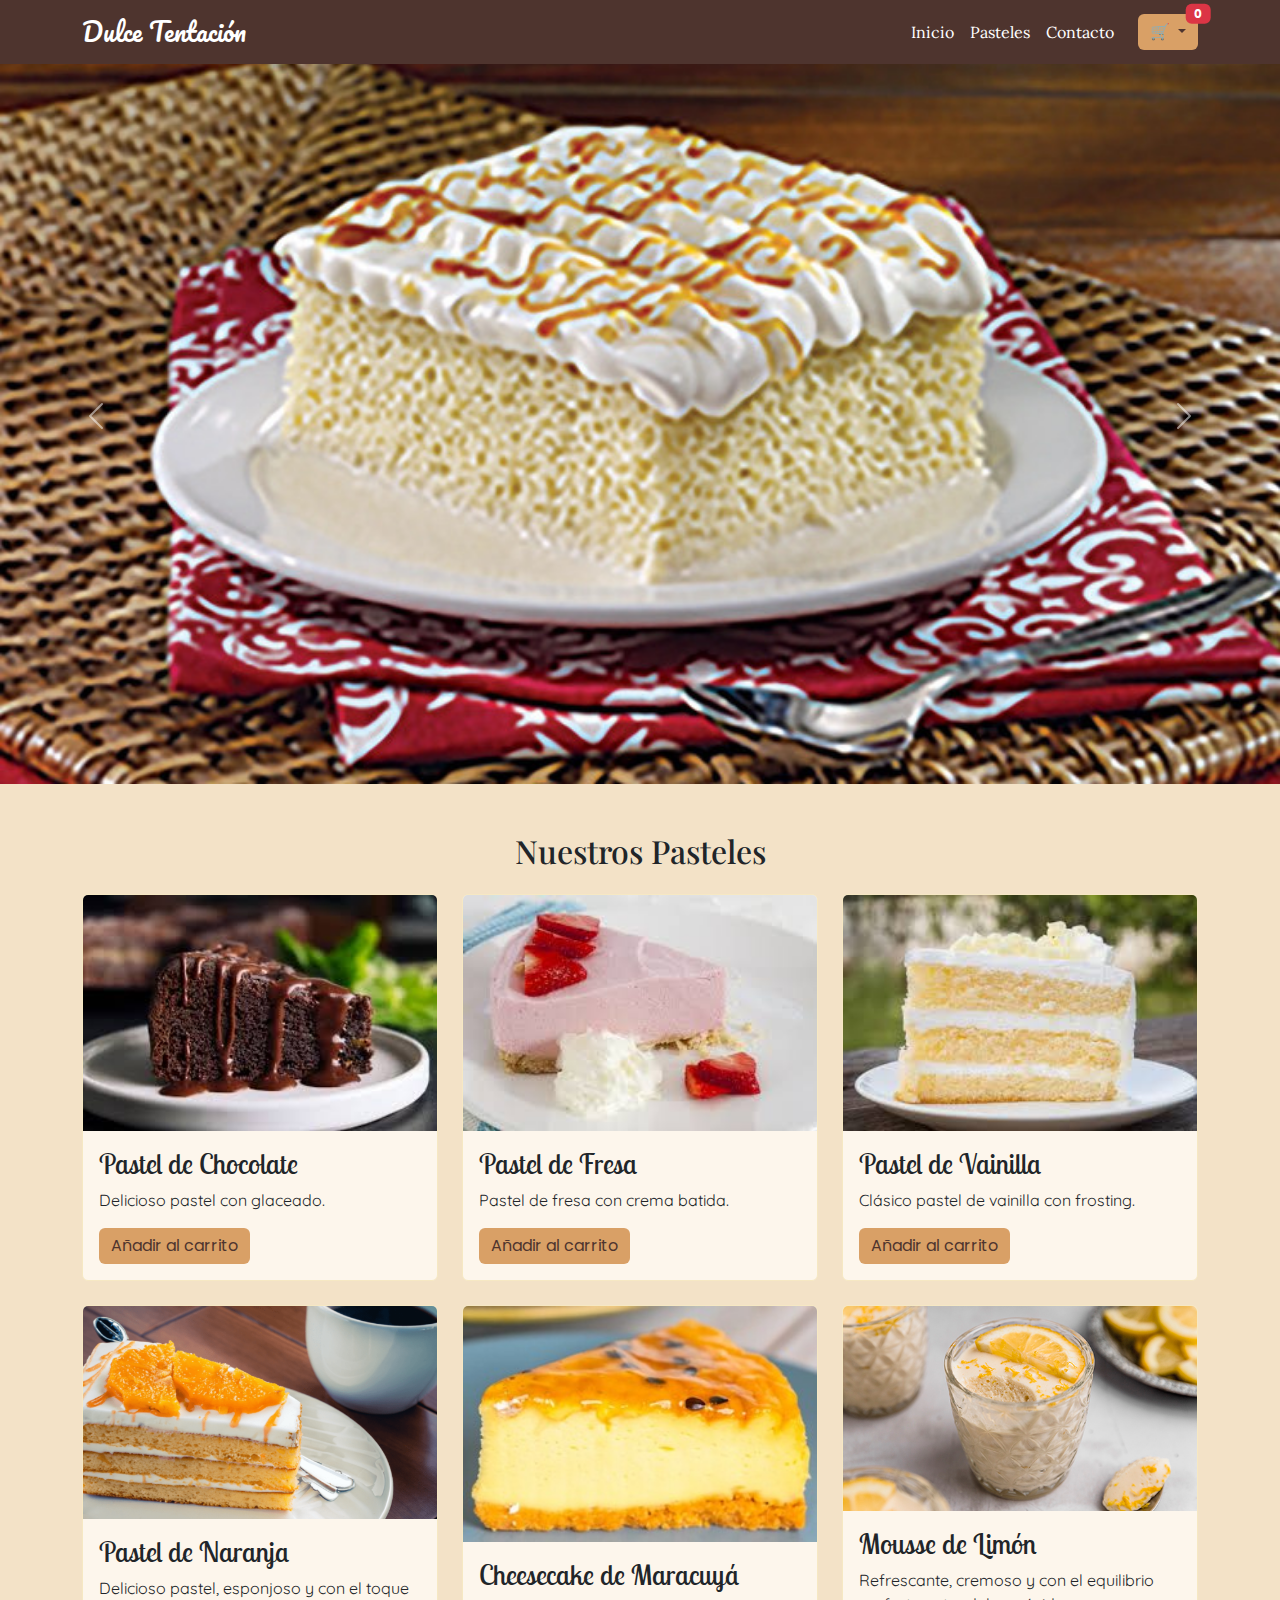
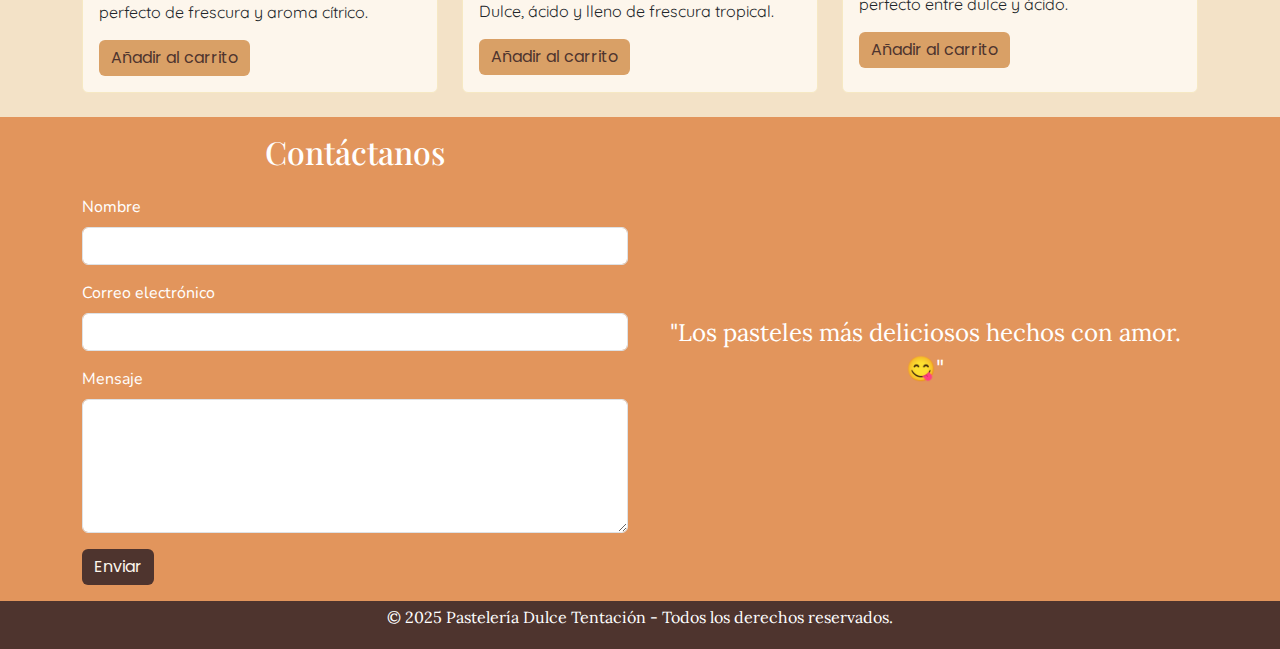
<file: index.html>
<!DOCTYPE html>
<html lang="es">
<head>
    <meta charset="UTF-8">
    <meta name="viewport" content="width=device-width, initial-scale=1.0">
    <title>Pastelería Dulce Tentación</title>
    <link rel="preconnect" href="https://fonts.googleapis.com">
    <link rel="preconnect" href="https://fonts.gstatic.com" crossorigin>
    <link href="https://fonts.googleapis.com/css2?family=Pacifico&display=swap" rel="stylesheet">
    <link href="https://fonts.googleapis.com/css2?family=Lora:ital,wght@0,400..700;1,400..700&display=swap" rel="stylesheet">
    <link href="https://fonts.googleapis.com/css2?family=Playfair+Display:ital,wght@0,400..900;1,400..900&display=swap" rel="stylesheet">
    <link href="https://fonts.googleapis.com/css2?family=Poppins:ital,wght@0,100;0,200;0,300;0,400;0,500;0,600;0,700;0,800;0,900;1,100;1,200;1,300;1,400;1,500;1,600;1,700;1,800;1,900&display=swap" rel="stylesheet">
    <link href="https://fonts.googleapis.com/css2?family=Lobster+Two:ital,wght@0,400;0,700;1,400;1,700&display=swap" rel="stylesheet">
    <link href="https://fonts.googleapis.com/css2?family=Quicksand:wght@300..700&display=swap" rel="stylesheet">
    <link href="https://fonts.googleapis.com/css2?family=Nunito:ital,wght@0,200..1000;1,200..1000&display=swap" rel="stylesheet">
    <link href="https://cdn.jsdelivr.net/npm/bootstrap@5.3.3/dist/css/bootstrap.min.css" rel="stylesheet" integrity="sha384-QWTKZyjpPEjISv5WaRU9OFeRpok6YctnYmDr5pNlyT2bRjXh0JMhjY6hW+ALEwIH" crossorigin="anonymous">
    <link rel="stylesheet" href="styles.css">
</head>
<body>
    <header>
        <nav class="navbar navbar-expand-lg fixed-top">
            <div class="container">
                <a class="navbar-brand text-white logo" href="#">Dulce Tentación</a>
                <button class="navbar-toggler" type="button" data-bs-toggle="collapse" data-bs-target="#navbarNav" aria-controls="navbarNav" aria-expanded="false" aria-label="Toggle navigation">
                    <span class="navbar-toggler-icon"></span>
                </button>
                <div class="collapse navbar-collapse" id="navbarNav">
                    <ul class="navbar-nav ms-auto">
                        <li class="nav-item">
                            <a class="nav-link text-white" href="#carouselExample">Inicio</a>
                        </li>
                        <li class="nav-item">
                            <a class="nav-link text-white" href="#nuestros-pasteles">Pasteles</a>
                        </li>
                        <li class="nav-item">
                            <a class="nav-link text-white" href="#contacto">Contacto</a>
                        </li>
                    </ul>
                    <!-- Carrito de compras con Bootstrap Dropdown -->
                    <div class="dropdown ms-3">
                        <button class="btn btn-cart dropdown-toggle position-relative" id="cartDropdown" data-bs-toggle="dropdown" aria-expanded="false">
                            🛒
                            <span id="cart-count" class="position-absolute top-0 start-100 translate-middle badge bg-danger">0</span>
                        </button>
                        <ul class="dropdown-menu dropdown-menu-end" aria-labelledby="cartDropdown" id="cart-dropdown">
                            <li><h5 class="dropdown-header">Carrito de Compras</h5></li>
                            <li><hr class="dropdown-divider"></li>
                            <li>
                                <ul id="cart-items" class="list-unstyled px-3"></ul>
                            </li>
                            <li><hr class="dropdown-divider"></li>
                            <li>
                                <button id="clear-cart" class="btn btn-form w-100">Vaciar Carrito</button>
                            </li>
                        </ul>
                    </div>
                </div>
            </div>
        </nav>
    </header>

    <section id="carouselExample" class="my-5">
        <div id="carouselExampleControls" class="carousel slide" data-bs-ride="carousel">
            <div class="carousel-inner">
                <div class="carousel-item active">
                    <img src="Img/3leches.jpg" class="d-block w-100" alt="Pastel de 3 Leches">
                </div>
                <div class="carousel-item">
                    <img src="Img/pie-limon.jpg" class="d-block w-100" alt="Pie de Limón">
                </div>
                <div class="carousel-item">
                    <img src="Img/pastel-oreo.jpg" class="d-block w-100" alt="Pastel de Oreo">
                </div>
            </div>
            <button class="carousel-control-prev" type="button" data-bs-target="#carouselExampleControls" data-bs-slide="prev">
                <span class="carousel-control-prev-icon" aria-hidden="true"></span>
                <span class="visually-hidden">Anterior</span>
            </button>
            <button class="carousel-control-next" type="button" data-bs-target="#carouselExampleControls" data-bs-slide="next">
                <span class="carousel-control-next-icon" aria-hidden="true"></span>
                <span class="visually-hidden">Siguiente</span>
            </button>
        </div>
    </section>

    <section id="nuestros-pasteles" class="container">
        <h2 class="text-center mb-4">Nuestros Pasteles</h2>
        <div class="row">
            <div class="col-md-4 mb-4">
                <div class="card h-100">
                    <img src="Img/pastel-chocolate.jpg" class="card-img-top" alt="Pastel de Chocolate">
                    <div class="card-body">
                        <h3 class="card-title">Pastel de Chocolate</h3>
                        <p class="card-text">Delicioso pastel con glaceado.</p>
                        <button class="btn btn-cart add-to-cart">Añadir al carrito</button>
                    </div>
                </div>
            </div>
            <div class="col-md-4 mb-4">
                <div class="card h-100">
                    <img src="Img/pastel-fresa.jpg" class="card-img-top" alt="Pastel de Fresa">
                    <div class="card-body">
                        <h3 class="card-title">Pastel de Fresa</h3>
                        <p class="card-text">Pastel de fresa con crema batida.</p>
                        <button class="btn btn-cart add-to-cart">Añadir al carrito</button>
                    </div>
                </div>
            </div>
            <div class="col-md-4 mb-4">
                <div class="card h-100">
                    <img src="Img/pastel-vainilla.jpg" class="card-img-top" alt="Pastel de Vainilla">
                    <div class="card-body">
                        <h3 class="card-title">Pastel de Vainilla</h3>
                        <p class="card-text">Clásico pastel de vainilla con frosting.</p>
                        <button class="btn btn-cart add-to-cart">Añadir al carrito</button>
                    </div>
                </div>
            </div>
        </div>
        <div class="row">
            <div class="col-md-4 mb-4">
                <div class="card h-100">
                    <img src="Img/pastel-naranja.jpg" class="card-img-top" alt="Pastel de Naranja">
                    <div class="card-body">
                        <h3 class="card-title">Pastel de Naranja</h3>
                        <p class="card-text">Delicioso pastel, esponjoso y  con el toque perfecto de frescura y aroma cítrico.</p>
                        <button class="btn btn-cart add-to-cart">Añadir al carrito</button>
                    </div>
                </div>
            </div>
            <div class="col-md-4 mb-4">
                <div class="card h-100">
                    <img src="Img/cheesecake-maracuya.jpg" class="card-img-top" alt="Cheesecake de Maracuyá">
                    <div class="card-body">
                        <h3 class="card-title">Cheesecake de Maracuyá</h3>
                        <p class="card-text">Dulce, ácido y lleno de frescura tropical.</p>
                        <button class="btn btn-cart add-to-cart">Añadir al carrito</button>
                    </div>
                </div>
            </div>
            <div class="col-md-4 mb-4">
                <div class="card h-100">
                    <img src="Img/mousse-limon.jpg" class="card-img-top" alt="Mousse de Limón">
                    <div class="card-body">
                        <h3 class="card-title">Mousse de Limón</h3>
                        <p class="card-text">Refrescante, cremoso y con el equilibrio perfecto entre dulce y ácido.</p>
                        <button class="btn btn-cart add-to-cart">Añadir al carrito</button>
                    </div>
                </div>
            </div>
        </div>
    </section>

    <section id="contacto" class="bg-contact text-white py-3">
        <div class="container">
            <div class="row">
                <div class="col-md-6">
                    <h2 class="text-center mb-4">Contáctanos</h2>
                    <form id="contactForm">
                        <div class="mb-3">
                            <label for="name" class="form-label">Nombre</label>
                            <input type="text" class="form-control" id="name" required>
                        </div>
                        <div class="mb-3">
                            <label for="email" class="form-label">Correo electrónico</label>
                            <input type="email" class="form-control" id="email" required>
                        </div>
                        <div class="mb-3">
                            <label for="message" class="form-label">Mensaje</label>
                            <textarea class="form-control" id="message" rows="5" required></textarea>
                        </div>
                        <button type="submit" class="btn btn-form">Enviar</button>
                    </form>
                </div>
    
                <div class="col-md-6 d-flex align-items-center justify-content-center">
                    <div class="text-center">
                        <p class="lead fs-4">"Los pasteles más deliciosos hechos con amor. 😋"</p>
                    </div>
                </div>
            </div>
        </div>
    </section>

    <footer class="text-white text-center py-1">
        <div class="container">
            <p>&copy; 2025 Pastelería Dulce Tentación - Todos los derechos reservados.</p>
        </div>
    </footer>

    <script src="https://cdn.jsdelivr.net/npm/bootstrap@5.3.3/dist/js/bootstrap.bundle.min.js" integrity="sha384-YvpcrYf0tY3lHB60NNkmXc5s9fDVZLESaAA55NDzOxhy9GkcIdslK1eN7N6jIeHz" crossorigin="anonymous"></script>
    <script src="script.js"></script>
</body>
</html>
</file>
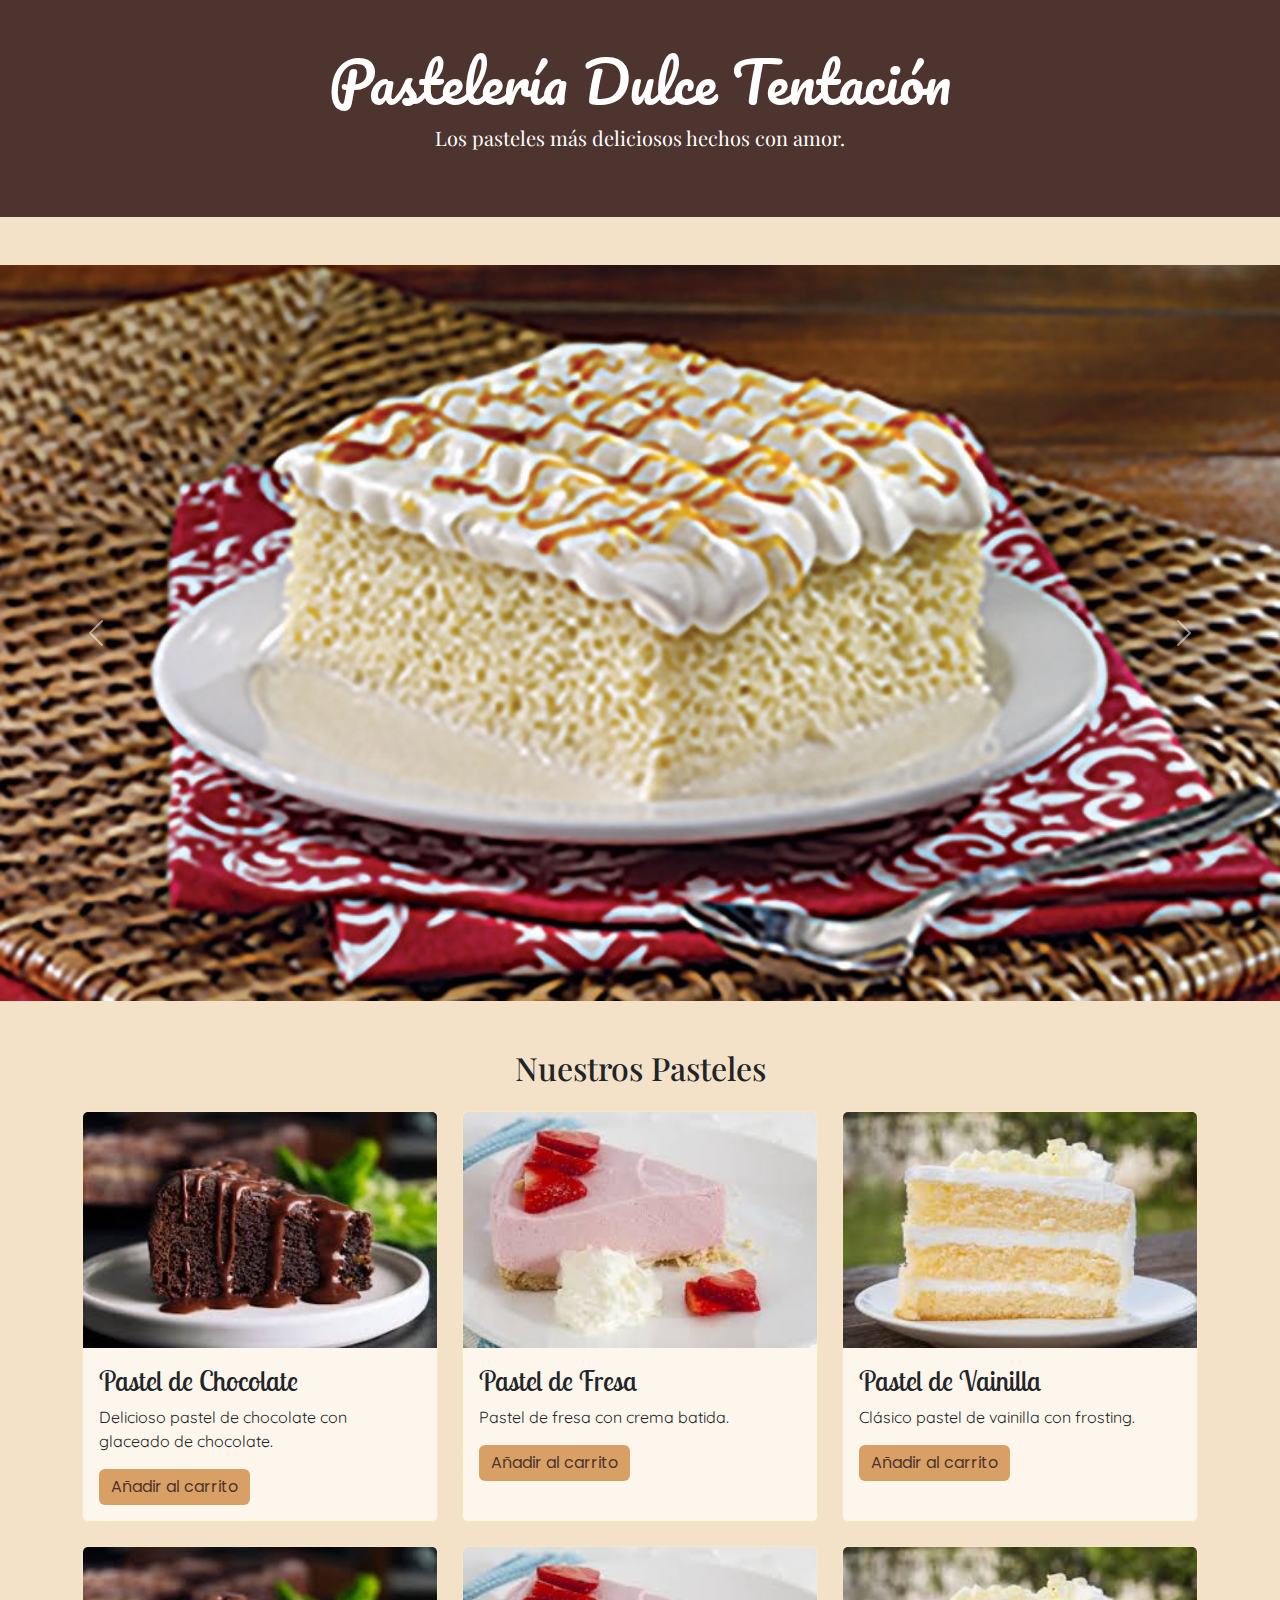
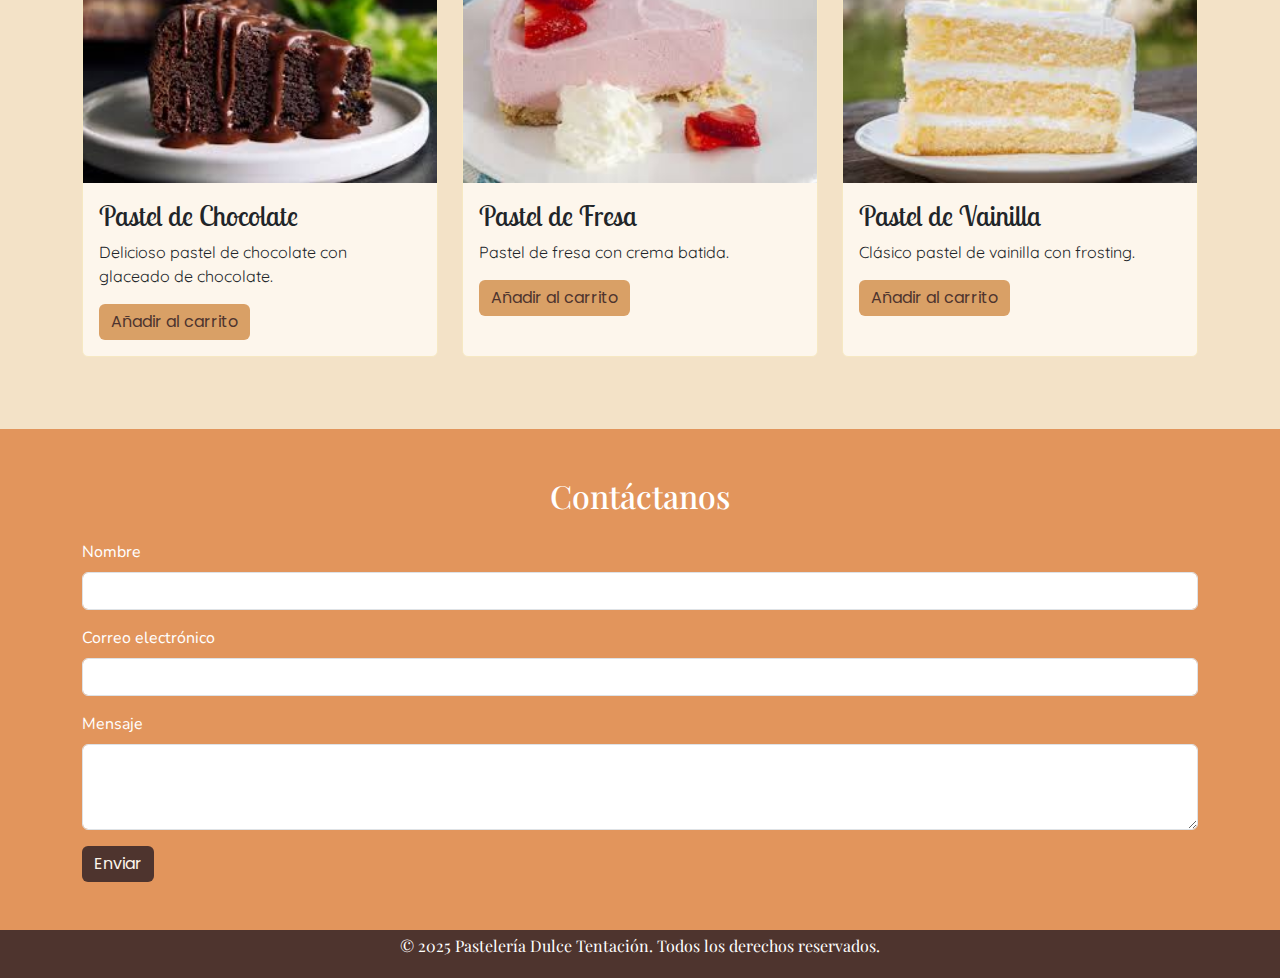
<file: backup/index.html>
<!DOCTYPE html>
<html lang="es">
<head>
    <meta charset="UTF-8">
    <meta name="viewport" content="width=device-width, initial-scale=1.0">
    <title>Pastelería Dulce Tentación</title>
    <link rel="preconnect" href="https://fonts.googleapis.com">
    <link rel="preconnect" href="https://fonts.gstatic.com" crossorigin>
    <link href="https://fonts.googleapis.com/css2?family=Pacifico&display=swap" rel="stylesheet">
    <link href="https://fonts.googleapis.com/css2?family=Lora:ital,wght@0,400..700;1,400..700&display=swap" rel="stylesheet">
    <link href="https://fonts.googleapis.com/css2?family=Playfair+Display:ital,wght@0,400..900;1,400..900&display=swap" rel="stylesheet">
    <link href="https://fonts.googleapis.com/css2?family=Poppins:ital,wght@0,100;0,200;0,300;0,400;0,500;0,600;0,700;0,800;0,900;1,100;1,200;1,300;1,400;1,500;1,600;1,700;1,800;1,900&display=swap" rel="stylesheet">
    <link href="https://fonts.googleapis.com/css2?family=Lobster+Two:ital,wght@0,400;0,700;1,400;1,700&display=swap" rel="stylesheet">
    <link href="https://fonts.googleapis.com/css2?family=Quicksand:wght@300..700&display=swap" rel="stylesheet">
    <link href="https://fonts.googleapis.com/css2?family=Nunito:ital,wght@0,200..1000;1,200..1000&display=swap" rel="stylesheet">
    <link href="https://cdn.jsdelivr.net/npm/bootstrap@5.3.3/dist/css/bootstrap.min.css" rel="stylesheet" integrity="sha384-QWTKZyjpPEjISv5WaRU9OFeRpok6YctnYmDr5pNlyT2bRjXh0JMhjY6hW+ALEwIH" crossorigin="anonymous">
    <link rel="stylesheet" href="styles.css">
</head>
<body>
    <header class="bg-pastel-pink text-white text-center py-5">
        <div class="container">
            <h1 class="display-4">Pastelería Dulce Tentación</h1>
            <p class="lead">Los pasteles más deliciosos hechos con amor.</p>
        </div>
    </header>

    <section class="my-5">
        <div id="carouselExample" class="carousel slide" data-bs-ride="carousel">
            <div class="carousel-inner">
                <div class="carousel-item active">
                    <img src="Img\3leches.jpg" class="d-block w-100" alt="Pastel 1">
                </div>
                <div class="carousel-item">
                    <img src="Img/pie-limon.jpg" class="d-block w-100" alt="Pastel 2">
                </div>
                <div class="carousel-item">
                    <img src="Img/pastel-oreo.jpg" class="d-block w-100" alt="Pastel 3">
                </div>
            </div>
            <button class="carousel-control-prev" type="button" data-bs-target="#carouselExample" data-bs-slide="prev">
                <span class="carousel-control-prev-icon" aria-hidden="true"></span>
                <span class="visually-hidden">Anterior</span>
            </button>
            <button class="carousel-control-next" type="button" data-bs-target="#carouselExample" data-bs-slide="next">
                <span class="carousel-control-next-icon" aria-hidden="true"></span>
                <span class="visually-hidden">Siguiente</span>
            </button>
        </div>
    </section>

    <section class="container my-5">
        <h2 class="text-center mb-4">Nuestros Pasteles</h2>
        <div class="row">
            <div class="col-md-4 mb-4">
                <div class="card h-100">
                    <img src="Img\pastel-chocolate.jpg" class="card-img-top" alt="Pastel de Chocolate">
                    <div class="card-body">
                        <h3 class="card-title">Pastel de Chocolate</h3>
                        <p class="card-text">Delicioso pastel de chocolate con glaceado de chocolate.</p>
                        <button class="btn btn-pastel-blue add-to-cart">Añadir al carrito</button>
                    </div>
                </div>
            </div>
            <div class="col-md-4 mb-4">
                <div class="card h-100">
                    <img src="Img\pastel-fresa.jpg" class="card-img-top" alt="Pastel de Fresa">
                    <div class="card-body">
                        <h3 class="card-title">Pastel de Fresa</h3>
                        <p class="card-text">Pastel de fresa con crema batida.</p>
                        <button class="btn btn-pastel-blue add-to-cart">Añadir al carrito</button>
                    </div>
                </div>
            </div>
            <div class="col-md-4 mb-4">
                <div class="card h-100">
                    <img src="Img\pastel-vainilla.jpg" class="card-img-top" alt="Pastel de Vainilla">
                    <div class="card-body">
                        <h3 class="card-title">Pastel de Vainilla</h3>
                        <p class="card-text">Clásico pastel de vainilla con frosting.</p>
                        <button class="btn btn-pastel-blue add-to-cart">Añadir al carrito</button>
                    </div>
                </div>
            </div>
        </div>
        <div class="row">
            <div class="col-md-4 mb-4">
                <div class="card h-100">
                    <img src="Img\pastel-chocolate.jpg" class="card-img-top" alt="Pastel de Chocolate">
                    <div class="card-body">
                        <h3 class="card-title">Pastel de Chocolate</h3>
                        <p class="card-text">Delicioso pastel de chocolate con glaceado de chocolate.</p>
                        <button class="btn btn-pastel-blue add-to-cart">Añadir al carrito</button>
                    </div>
                </div>
            </div>
            <div class="col-md-4 mb-4">
                <div class="card h-100">
                    <img src="Img\pastel-fresa.jpg" class="card-img-top" alt="Pastel de Fresa">
                    <div class="card-body">
                        <h3 class="card-title">Pastel de Fresa</h3>
                        <p class="card-text">Pastel de fresa con crema batida.</p>
                        <button class="btn btn-pastel-blue add-to-cart">Añadir al carrito</button>
                    </div>
                </div>
            </div>
            <div class="col-md-4 mb-4">
                <div class="card h-100">
                    <img src="Img\pastel-vainilla.jpg" class="card-img-top" alt="Pastel de Vainilla">
                    <div class="card-body">
                        <h3 class="card-title">Pastel de Vainilla</h3>
                        <p class="card-text">Clásico pastel de vainilla con frosting.</p>
                        <button class="btn btn-pastel-blue add-to-cart">Añadir al carrito</button>
                    </div>
                </div>
            </div>
        </div>
    </section>

    <section class="bg-pastel-blue text-white py-5">
        <div class="container">
            <h2 class="text-center mb-4">Contáctanos</h2>
            <form id="contactForm">
                <div class="mb-3">
                    <label for="name" class="form-label">Nombre</label>
                    <input type="text" class="form-control" id="name" required>
                </div>
                <div class="mb-3">
                    <label for="email" class="form-label">Correo electrónico</label>
                    <input type="email" class="form-control" id="email" required>
                </div>
                <div class="mb-3">
                    <label for="message" class="form-label">Mensaje</label>
                    <textarea class="form-control" id="message" rows="3" required></textarea>
                </div>
                <button type="submit" class="btn btn-pastel-pink">Enviar</button>
            </form>
        </div>
    </section>

    <footer class="bg-pastel-pink text-white text-center py-1">
        <div class="container">
            <p>&copy; 2025 Pastelería Dulce Tentación. Todos los derechos reservados.</p>
        </div>
    </footer>

    <script src="https://cdn.jsdelivr.net/npm/bootstrap@5.3.3/dist/js/bootstrap.bundle.min.js" integrity="sha384-YvpcrYf0tY3lHB60NNkmXc5s9fDVZLESaAA55NDzOxhy9GkcIdslK1eN7N6jIeHz" crossorigin="anonymous"></script>
    <script src="script.js"></script>

    
</body>
</html>
</file>
<file: styles.css>
:root {
    --chocolate-oscuro: #4E342E; 
    --caramelo-dorado: #D9A066; 
    --vainilla-cremosa: #F6E8C3; 
    --naranja-suave: #E2955C; 
    --blanco-calido: #FDF6EC; 
    --btn-hover: #A66245;
    --fondo: #F3E2C7;
}
/* Fondo del sitio */
body {
    background-color: var(--fondo);
}

/*Estilo de la barra de navegación*/
nav {
    background-color: var(--chocolate-oscuro);
}
/*Estilo del logo e items del nav*/
.logo {
    font-family: 'Pacifico';
    font-size: 25px;
}
a {
    font-family: 'Lora';
}

/*Estilo para el carrito*/
.dropdown-menu {
    width: 250px;
    max-height: 300px;
    overflow-y: auto;
    background-color: var(--blanco-calido);
    border: 1px solid var(--vainilla-cremosa);
    border-radius: 10px;
    box-shadow: 0 5px 15px rgba(0, 0, 0, 0.1);
}

.dropdown-header {
    font-family: 'Lobster Two';
    color: var(--chocolate-oscuro);
}

#cart-items {
    list-style: none;
    padding: 0;
    margin: 0;
}

#cart-items li {
    font-family: 'Quicksand';
    margin-bottom: 10px;
    display: flex;
    justify-content: space-between;
    align-items: center;
}

#cart-items button {
    background-color: var(--naranja-suave);
    border: none;
    color: var(--blanco-calido);
    padding: 3px 8px;
    border-radius: 5px;
    cursor: pointer;
    font-size: 0.8rem;
}

#cart-items button:hover {
    background-color: var(--btn-hover);
}

#clear-cart {
    margin-top: 10px;
    background-color: var(--chocolate-oscuro);
    color: var(--blanco-calido);
    border: none;
    padding: 5px 10px;
    border-radius: 5px;
    cursor: pointer;
}

#clear-cart:hover {
    background-color: var(--btn-hover);
}

/*Estilo del título de catálogo y formulario*/
.text-center {
    font-family: 'Playfair Display';
}
/*Estilo de títulos de pasteles*/
.card-title {
    font-family: 'Lobster Two';
}
/*Estilo de descrpcion de pasteles*/
.card-text {
    font-family: 'Quicksand';
}
/*Botones principales*/
.btn-cart {
    background-color: var(--caramelo-dorado);
    border: none;
    color: var(--chocolate-oscuro);
    font-family: 'Poppins';
}
.btn-cart:hover {
    background-color: var(--naranja-suave);
    color: var(--blanco-calido);
}

/*Fondo de la sección de contacto*/
.bg-contact {
    background-color: var(--naranja-suave);
    color: var(--chocolate-oscuro);
}
/*Estilo para el formulario*/
.form-label {
    font-family: 'Nunito';
}
form input,
form textarea {
    background-color: var(--blanco-calido);
    border: 1px solid var(--vainilla-cremosa);
    color: var(--chocolate-oscuro);
}
form input:focus,
form textarea:focus {
    border-color: var(--caramelo-dorado);
    box-shadow: 0 0 5px var(--caramelo-dorado);
}
/*Botón de enviar en el formulario*/
.btn-form {
    background-color: var(--chocolate-oscuro);
    border: none;
    color: var(--blanco-calido);
    font-family: 'Poppins';
}
.btn-form:hover {
    background-color: var(--btn-hover);
    color: var(--blanco-calido);
}
p{
    font-family: "Lora";
}
/*Fondo del footer*/
footer {
    background-color: var(--chocolate-oscuro);
    color: var(--blanco-calido);
}

/*Efectos*/
.card {
    transition: transform 0.3s ease, box-shadow 0.3s ease;
    background-color: var(--blanco-calido);
    border: 1px solid var(--vainilla-cremosa);
}
.card:hover {
    transform: translateY(-10px);
    box-shadow: 0 10px 20px rgba(0, 0, 0, 0.2);
}
</file>
<file: backup/styles.css>
:root {
    --chocolate-oscuro: #4E342E; 
    --caramelo-dorado: #D9A066; 
    --vainilla-cremosa: #F6E8C3; 
    --naranja-suave: #E2955C; 
    --blanco-calido: #FDF6EC; 
    --btn-hover: #A66245;
    --fondo: #F3E2C7;
}
/*Fondo del sitio*/
body{
    background-color: var(--fondo);
}

/*Fondo del header*/
header {
    background-color: var(--chocolate-oscuro);
    color: var(--blanco-calido);
}

/*Estilo del título y descripcion*/
h1{
    font-family: 'Pacifico';
}
.p{
    font-family: 'Lora';
}

/*Estilo del titulo de catalogo y form*/
.text-center {
    font-family: 'Playfair Display';
}

.card-title{
    font-family: 'Lobster Two';
}
.card-text{
    font-family: 'Quicksand';
}

/*Botones principales*/
.btn-pastel-blue {
    background-color: var(--caramelo-dorado);
    border: none;
    color: var(--chocolate-oscuro);
    font-family: 'Poppins';
}

.btn-pastel-blue:hover {
    background-color: var(--naranja-suave);
    color: var(--blanco-calido);
}

/*Fondo de la sección de contacto*/
.bg-pastel-blue {
    background-color: var(--naranja-suave);
    color: var(--chocolate-oscuro);
}

/*Estilo para el formulario*/
.form-label{
    font-family: 'Nunito';
}
form input,
form textarea {
    background-color: var(--blanco-calido);
    border: 1px solid var(--vainilla-cremosa);
    color: var(--chocolate-oscuro);
}

form input:focus,
form textarea:focus {
    border-color: var(--caramelo-dorado);
    box-shadow: 0 0 5px var(--caramelo-dorado);
}

/*Botón de enviar en el formulario*/
.btn-pastel-pink {
    background-color: var(--chocolate-oscuro);
    border: none;
    color: var(--blanco-calido);
    font-family: 'Poppins';
}

.btn-pastel-pink:hover {
    background-color: var(--btn-hover);
    color: var(--blanco-calido);
}

/*Fondo del footer*/
footer {
    background-color: var(--chocolate-oscuro);
    color: var(--blanco-calido);
}

/*Animaciones y efectos*/
.card {
    transition: transform 0.3s ease, box-shadow 0.3s ease;
    background-color: var(--blanco-calido);
    border: 1px solid var(--vainilla-cremosa);
}

.card:hover {
    transform: translateY(-10px);
    box-shadow: 0 10px 20px rgba(0, 0, 0, 0.2);
}
</file>
